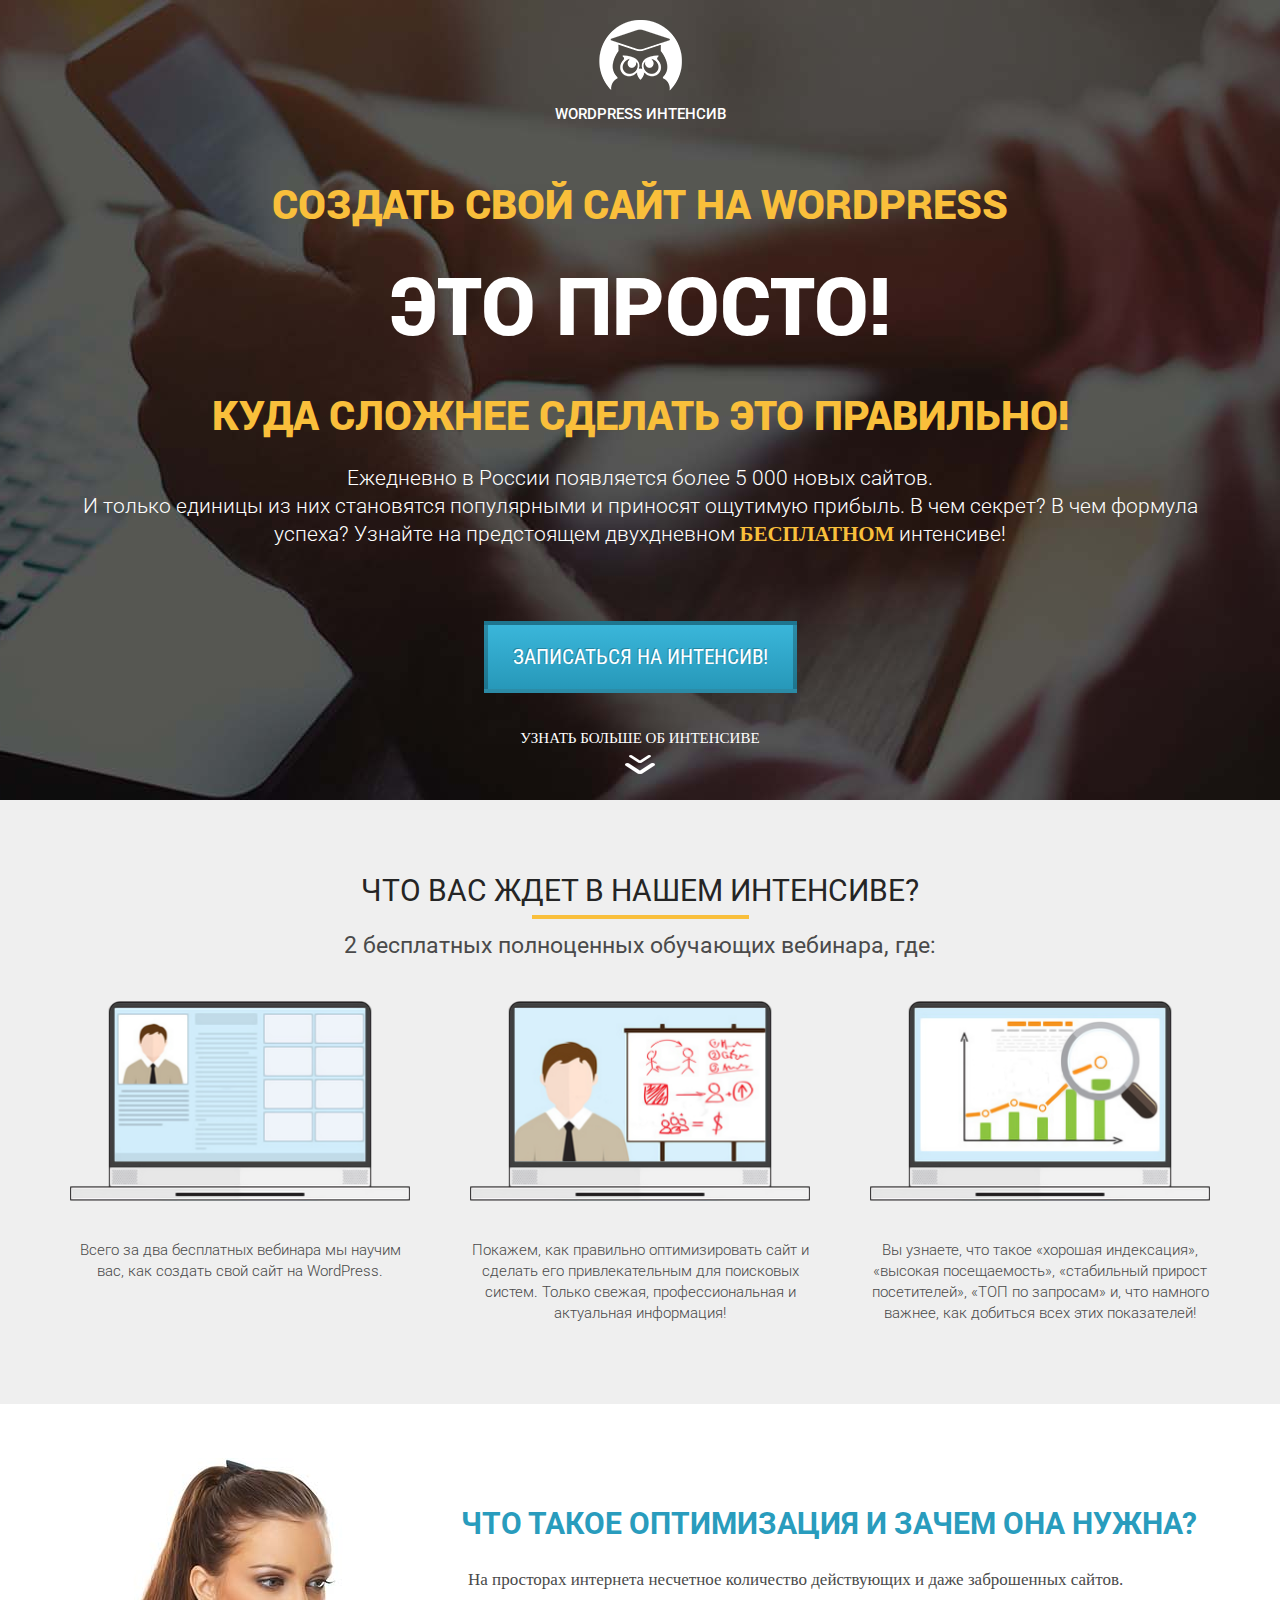
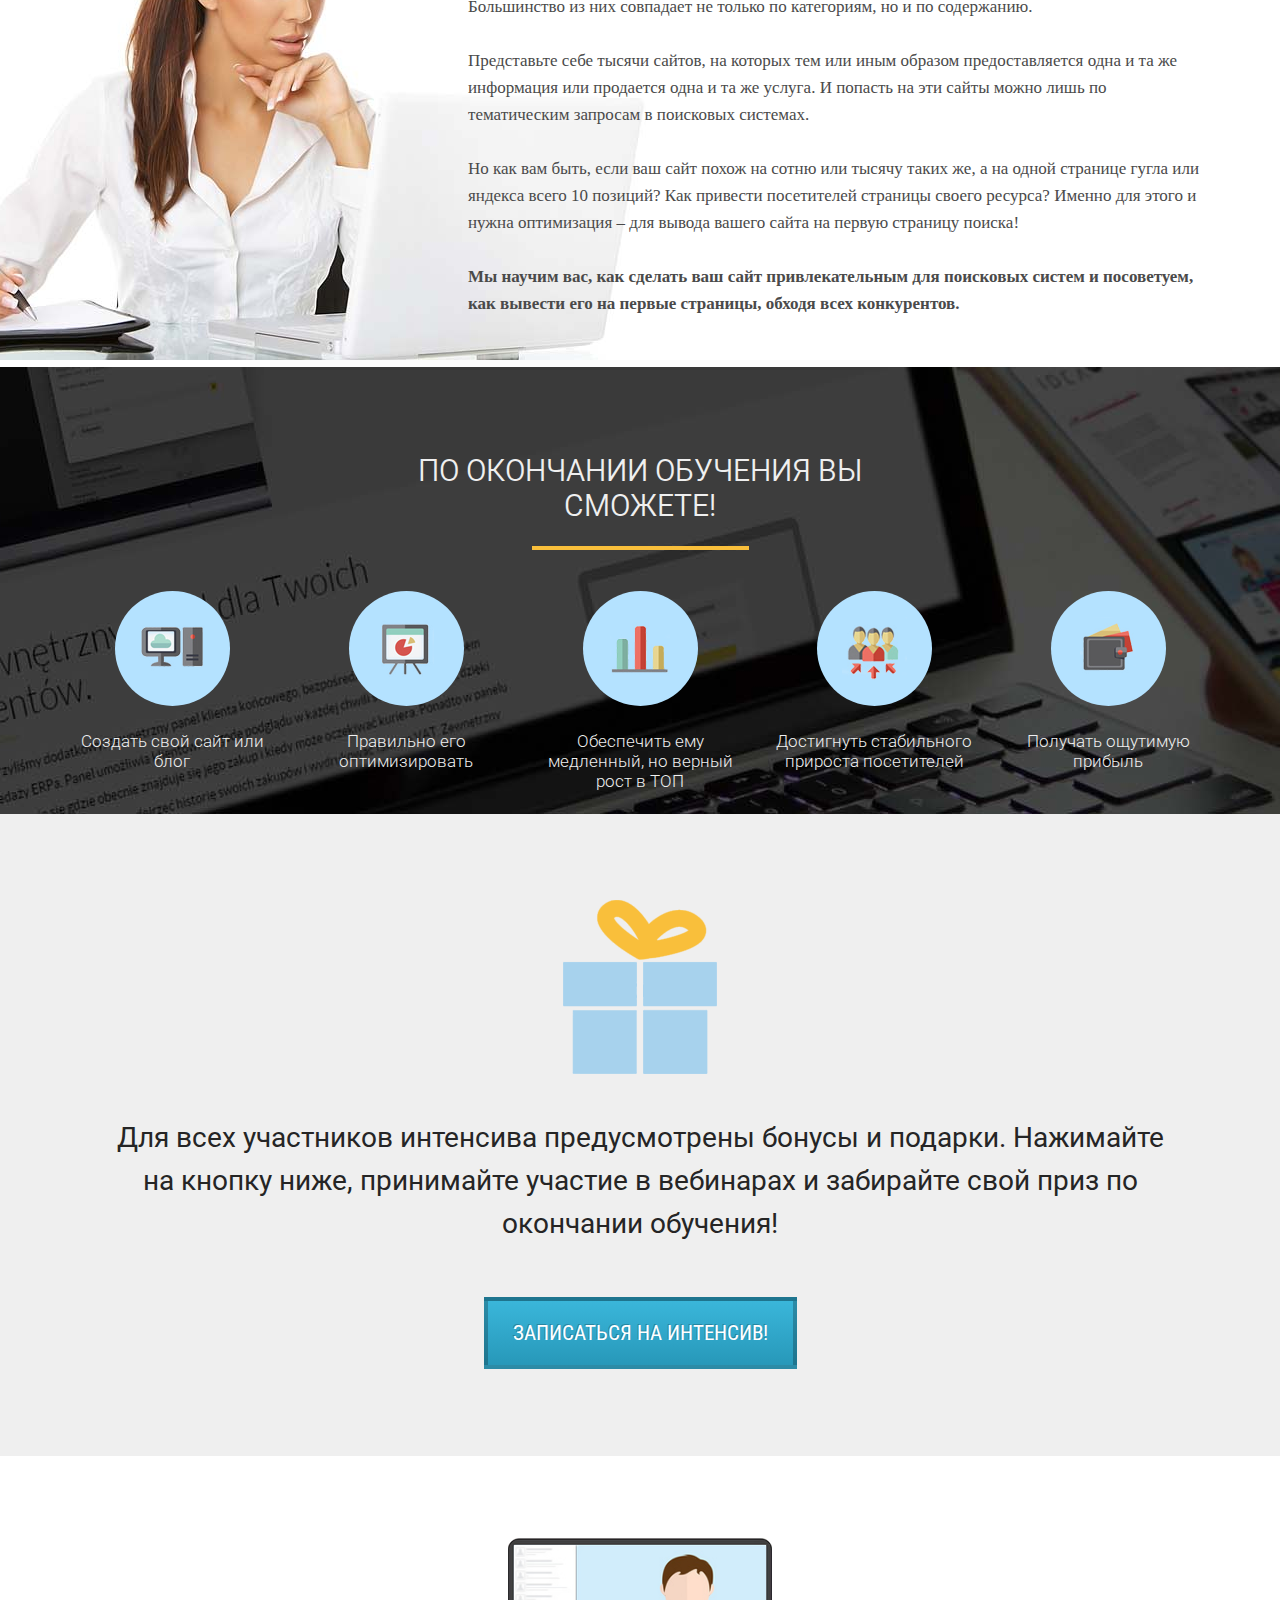
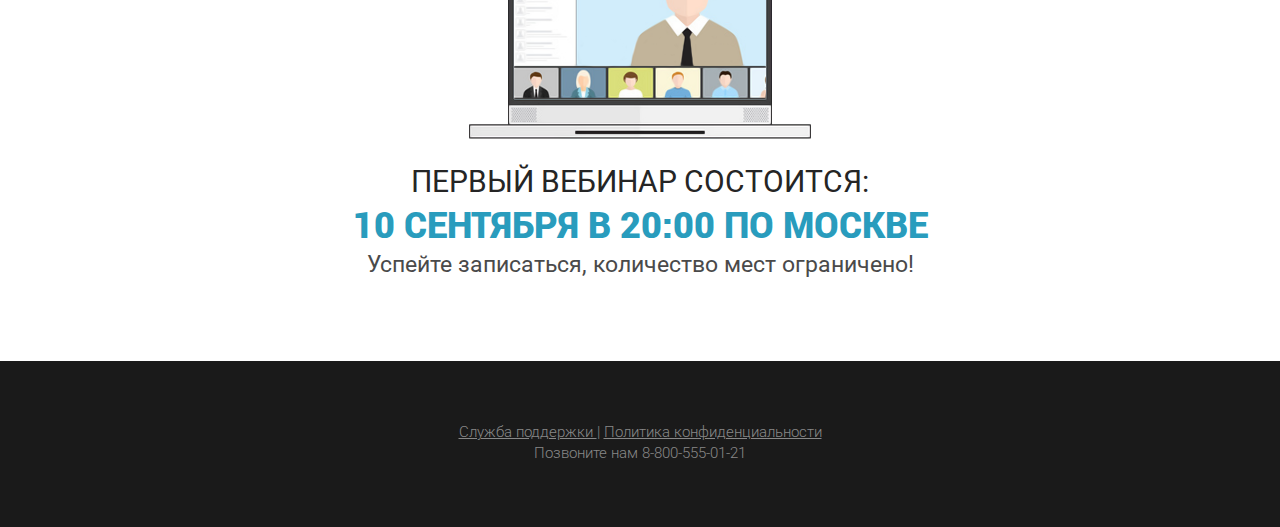
<file: index.html>
<!DOCTYPE html>
<html lang="ru">
  <head>
    <meta charset="UTF-8" />
    <meta http-equiv="X-UA-Compatible" content="IE=edge" />
    <meta name="viewport" content="width=device-width, initial-scale=1.0" />
    <link rel="stylesheet" href="style.css" />
    <meta name="description" content="WordPress интенсив" />
    <link rel="icon" href="icons/ico.ico" />
    <link rel="preconnect" href="https://fonts.googleapis.com" />
    <link rel="preconnect" href="https://fonts.gstatic.com" crossorigin />
    <link
      href="https://fonts.googleapis.com/css2?family=Roboto+Condensed&family=Roboto:wght@100;400&display=swap"
      rel="stylesheet"
    />
    <title>WordPress интенсив</title>
  </head>
  <body>
    <section class="firstpage">
      <div class="container">
        <div class="logo">
          <img src="icons/logo.png" alt="logo" class="logo_img" />
          <div class="logo_text">WordPress интенсив</div>
        </div>

        <h1 class="title">Создать свой сайт на WordPress</h1>
        <div class="simple">
          <h2 class="title_big">это просто!</h2>
          <div class="line"></div>
        </div>
        <h2 class="title">Куда сложнее сделать это правильно!</h2>
        <div class="firstpage_text">
          Ежедневно в России появляется более 5 000 новых сайтов. <br />
          И только единицы из них становятся популярными и приносят ощутимую
          прибыль. В чем секрет? В чем формула успеха? Узнайте на предстоящем
          двухдневном <span class="free">БЕСПЛАТНОМ</span> интенсиве!
        </div>
        <button class="firstpage_btn">Записаться на интенсив!</button>

        <div class="more">
          <div class="more_text">узнать больше об интенсиве</div>
          <img class="more_img" src="icons/more.png" alt="more" />
        </div>
      </div>
    </section>
    <section class="waiting">
      <div class="container">
        <h2 class="waiting_header">Что вас ждет в нашем интенсиве?</h2>
        <div class="waiting_divider"></div>
        <!-- надо заполнить -->
        <div class="waiting_subheader">
          2 бесплатных полноценных обучающих вебинара, где:
        </div>

        <div class="waiting_wrapper">
          <div class="waiting_items">
            <img src="icons/Layer12.png" alt="waitingimg" class="waiting_img" />
            <div class="waiting_description">
              Всего за два бесплатных вебинара мы научим вас, как создать свой
              сайт на WordPress.
            </div>
          </div>
          <div class="waiting_items">
            <img src="icons/Layer10.png" alt="waitingimg" class="waiting_img" />
            <div class="waiting_description">
              Покажем, как правильно оптимизировать сайт и сделать его
              привлекательным для поисковых систем. Только свежая,
              профессиональная и актуальная информация!
            </div>
          </div>
          <div class="waiting_items">
            <img src="icons/Layer7.png" alt="waitingimg" class="waiting_img" />
            <div class="waiting_description">
              Вы узнаете, что такое «хорошая индексация», «высокая
              посещаемость», «стабильный прирост посетителей», «ТОП по запросам»
              и, что намного важнее, как добиться всех этих показателей!
            </div>
          </div>
        </div>
      </div>
    </section>
    <section class="optimisation">
      <div class="container">
        <h2 class="optimisation_header">
          Что такое оптимизация и зачем она нужна?
        </h2>
        <div class="optimisation_text">
          На просторах интернета несчетное количество действующих и даже
          заброшенных сайтов. Большинство из них совпадает не только по
          категориям, но и по содержанию. <br /><br />
          Представьте себе тысячи сайтов, на которых тем или иным образом
          предоставляется одна и та же информация или продается одна и та же
          услуга. И попасть на эти сайты можно лишь по тематическим запросам в
          поисковых системах. <br /><br />
          Но как вам быть, если ваш сайт похож на сотню или тысячу таких же, а
          на одной странице гугла или яндекса всего 10 позиций? Как привести
          посетителей страницы своего ресурса? Именно для этого и нужна
          оптимизация – для вывода вашего сайта на первую страницу поиска!
          <br /><br />
          <span
            >Мы научим вас, как сделать ваш сайт привлекательным для поисковых
            систем и посоветуем, как вывести его на первые страницы, обходя всех
            конкурентов.</span
          >
        </div>
        <img src="photos/women.jpg" alt="women" class="optimisation_women" />
      </div>
    </section>
    <section class="finish">
      <div class="container">
        <h2 class="finish_header">По окончании обучения Вы сможете!</h2>
        <div class="finish_divider"></div>
        <div class="finish_wrapper">
          <div class="finish_item">
            <div class="finish_round">
              <img src="icons/finish1.png" alt="1" class="finish_icon" />
            </div>
            <div class="finish_descr">Создать свой сайт или блог</div>
          </div>
          <div class="finish_item">
            <div class="finish_round">
              <img src="icons/finish2.png" alt="2" class="finish_icon" />
            </div>
            <div class="finish_descr">Правильно его оптимизировать</div>
          </div>
          <div class="finish_item">
            <div class="finish_round">
              <img src="icons/finish3.png" alt="3" class="finish_icon" />
            </div>
            <div class="finish_descr">
              Обеспечить ему медленный, но верный рост в ТОП
            </div>
          </div>
          <div class="finish_item">
            <div class="finish_round">
              <img src="icons/finish4.png" alt="4" class="finish_icon" />
            </div>
            <div class="finish_descr">
              Достигнуть стабильного прироста посетителей
            </div>
          </div>
          <div class="finish_item">
            <div class="finish_round">
              <img src="icons/finish5.png" alt="5" class="finish_icon" />
            </div>
            <div class="finish_descr">Получать ощутимую прибыль</div>
          </div>
        </div>
      </div>
    </section>
    <section class="gift">
      <div class="container">
        <img src="icons/gift.png" alt="gift" class="gift_img" />
        <div class="gift_text">
          Для всех участников интенсива предусмотрены бонусы и подарки.
          Нажимайте на кнопку ниже, принимайте участие в вебинарах и забирайте
          свой приз по окончании обучения!
        </div>
        <button class="gift_button">Записаться на интенсив!</button>
      </div>
    </section>
    <section class="webinar">
      <div class="container">
        <div class="webinar_header">
          <img src="icons/lastpic.png" alt="webinarimg" class="webinar_img" />
          <div class="webinar_header_text">Первый вебинар состоится:</div>
        </div>
        <h2 class="webinar_meeting">10 сентября в 20:00 по Москве</h2>
        <div class="webinar_bottom">
          Успейте записаться, количество мест ограничено!
        </div>
      </div>
    </section>
    <footer>
      <div class="container">
        <div class="footer_text">
          <a href="https://github.com/brxtox" target="”_blank”"
            >Служба поддержки
          </a>
          |
          <a href="https://github.com/brxtox " target="”_blank”"
            >Политика конфиденциальности</a
          >
          <div class="call">Позвоните нам 8-800-555-01-21</div>
        </div>
      </div>
    </footer>
  </body>
</html>
</file>
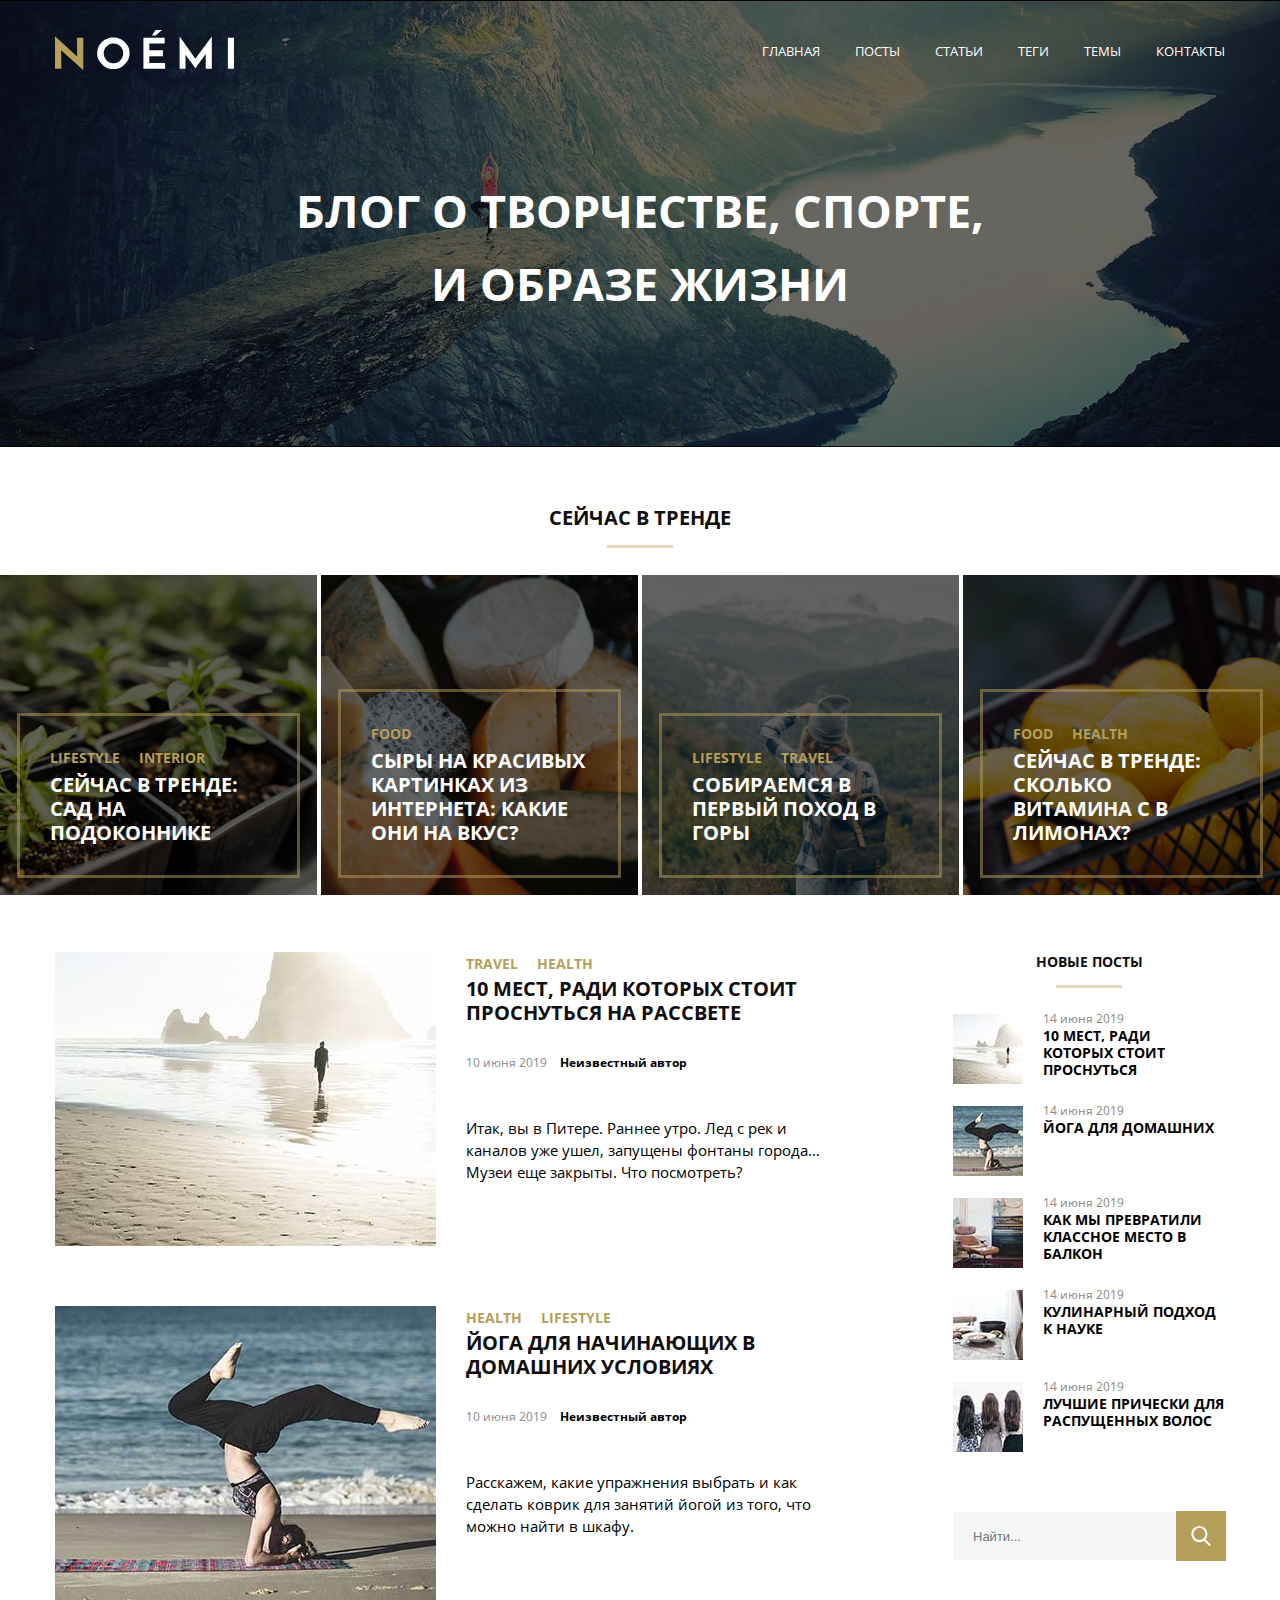
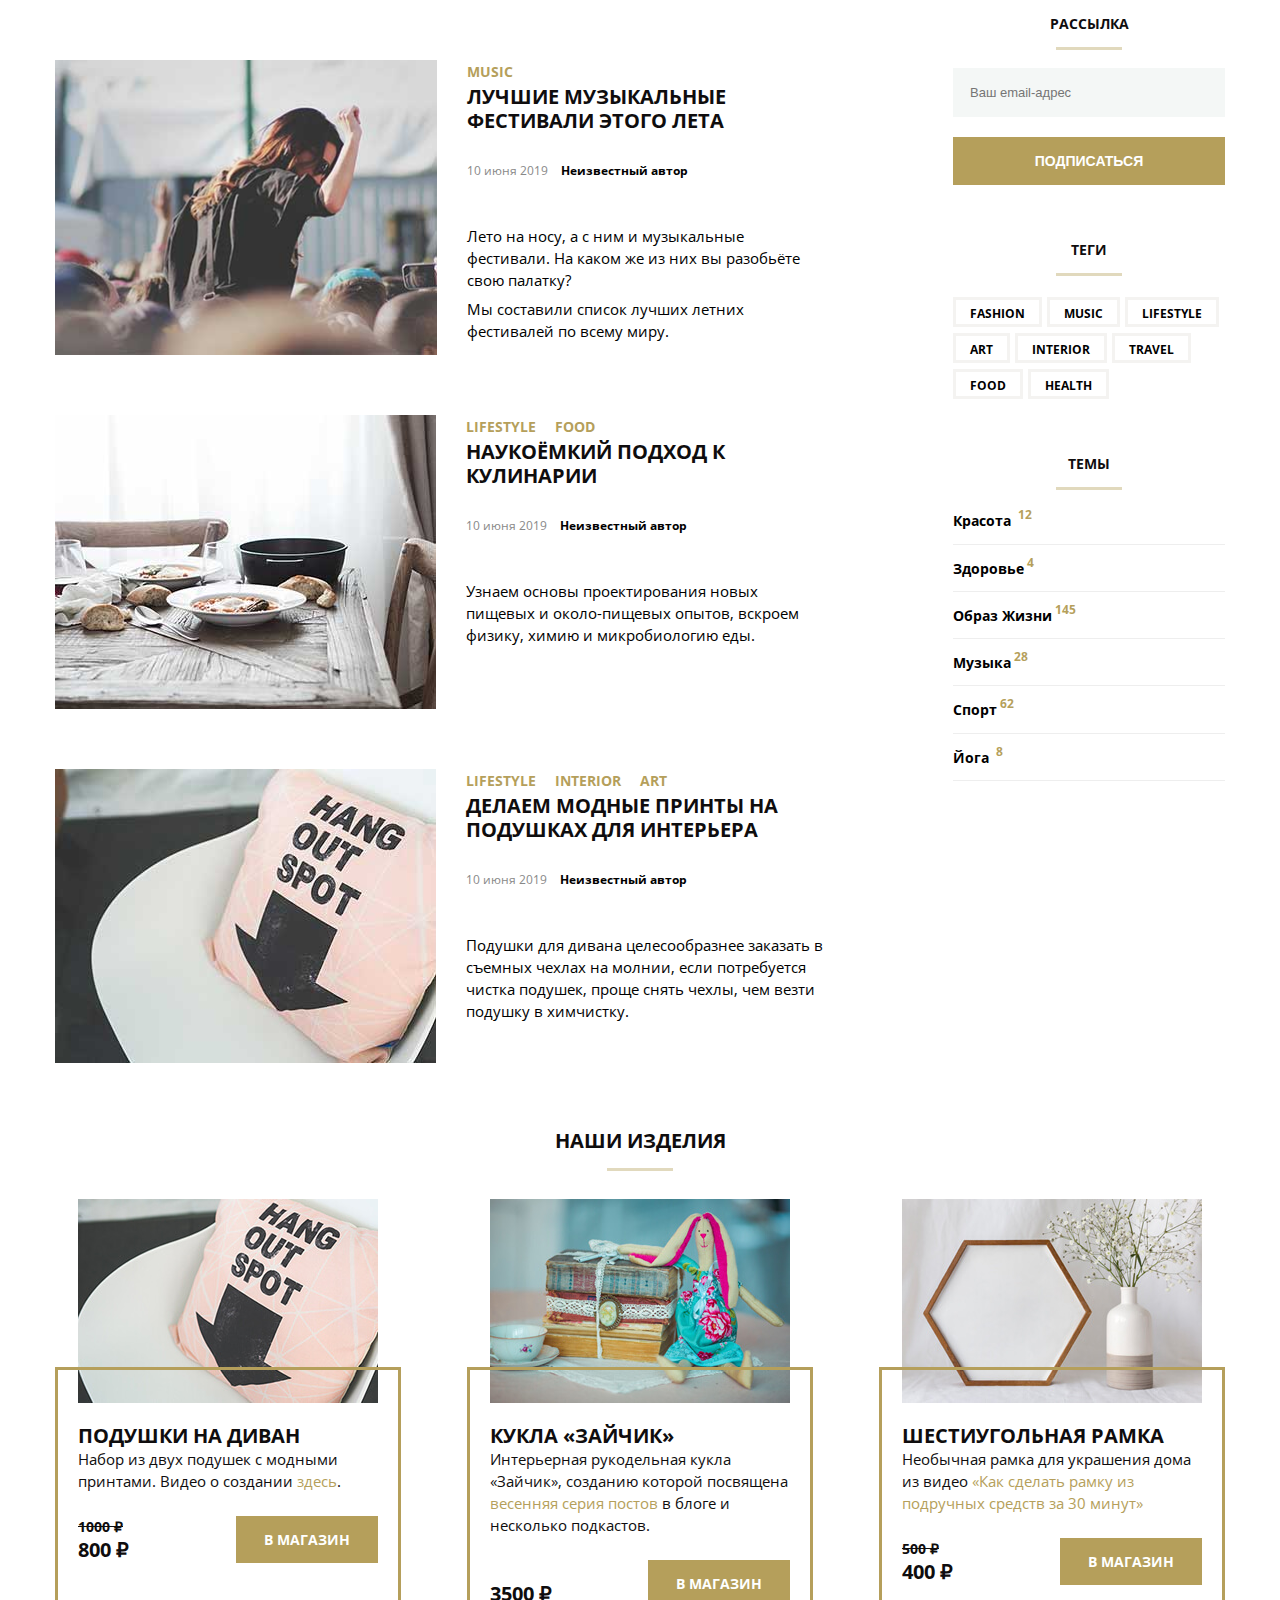
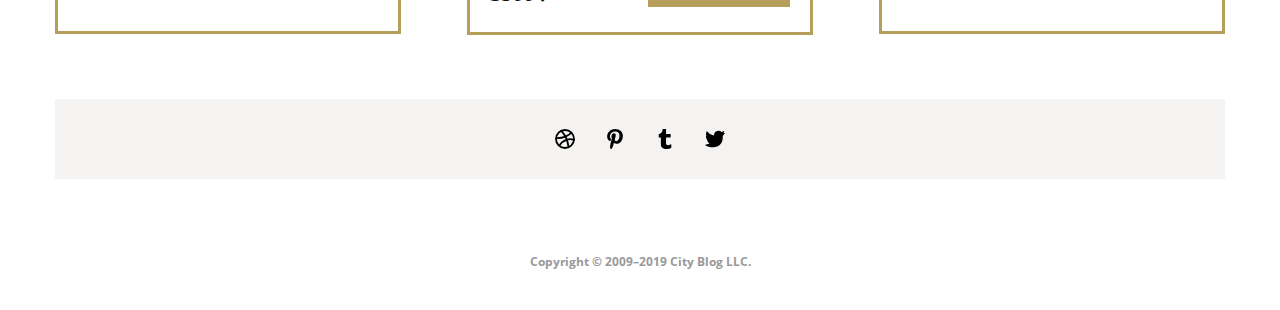
<file: mq-diplom/neomi/index.html>
<!DOCTYPE html>
<html lang="ru">
  <head>
    <meta charset="UTF-8" />
    <meta name="viewport" content="width=device-width, initial-scale=1.0" />
    <!-- <link rel="stylesheet" href="css/normalize.css" /> -->
    <link rel="stylesheet" href="css/fonts.css" />
    <link rel="stylesheet" href="css/style.css" />
    <title>Noemi Mq-diplom</title>
  </head>
  <body>
    <header class="header mask" id="header">
      <div class="container">
        <div class="header__inner">
          <a class="header__logo" href="#"
            ><img
              class="header__logo-image"
              src="svg/noemi-logo.svg"
              alt="neomi логотип"
          /></a>
          <nav class="header__menu">
            <ul class="header__menu-list">
              <li class="header__menu-item">
                <a class="header__menu-link" href="#header">главная</a>
              </li>
              <li class="header__menu-item">
                <a class="header__menu-link" href="#posts">посты</a>
              </li>
              <li class="header__menu-item">
                <a class="header__menu-link" href="#new-posts">статьи</a>
              </li>
              <li class="header__menu-item">
                <a class="header__menu-link" href="#tags">теги</a>
              </li>
              <li class="header__menu-item">
                <a class="header__menu-link" href="#topics">темы</a>
              </li>
              <li class="header__menu-item">
                <a class="header__menu-link" href="#email">контакты</a>
              </li>
            </ul>
            <div class="header__burger"></div>
          </nav>
        </div>
        <h1 class="header__title title">
          Блог о творчестве, спорте, и образе жизни
        </h1>
      </div>
    </header>
    <aside class="trends">
      <section class="trending">
        <h2 class="title title-trends title--divider">Сейчас в тренде</h2>
        <div class="trending-wrapper">
          <article class="trend trend-1 mask">
            <div class="trend__content">
              <ul class="tags--list">
                <li class="tag--item">
                  <a href="#" class="tag--link">lifestyle</a>
                </li>
                <li class="tag--item">
                  <a href="#" class="tag--link">interior</a>
                </li>
              </ul>
              <h3 class="tags--title trend-tag--title">
                <a href="#" class="tag--title-link"
                  >Сейчас в тренде: сад на подоконнике</a
                >
              </h3>
            </div>
          </article>
          <article class="trend trend-2 mask">
            <div class="trend__content">
              <ul class="tags--list">
                <li class="tag--item">
                  <a href="#" class="tag--link">food</a>
                </li>
              </ul>
              <h3 class="tags--title trend-tag--title">
                <a href="#" class="tag--title-link"
                  >сыры на красивых картинках из интернета: какие они на
                  вкус?</a
                >
              </h3>
            </div>
          </article>
          <article class="trend trend-3 mask">
            <div class="trend__content">
              <ul class="tags--list">
                <li class="tag--item">
                  <a href="#" class="tag--link">lifestyle</a>
                </li>
                <li class="tag--item">
                  <a href="#" class="tag--link">travel</a>
                </li>
              </ul>
              <h3 class="tags--title trend-tag--title">
                <a href="#" class="tag--title-link"
                  >СОБИРАЕМСЯ В ПЕРВЫЙ ПОХОД В ГОРЫ</a
                >
              </h3>
            </div>
          </article>
          <article class="trend trend-4 mask">
            <div class="trend__content">
              <ul class="tags--list">
                <li class="tag--item">
                  <a href="#" class="tag--link">food</a>
                </li>
                <li class="tag--item">
                  <a href="#" class="tag--link">health</a>
                </li>
              </ul>
              <h3 class="tags--title trend-tag--title">
                <a href="#" class="tag--title-link"
                  >Сейчас в тренде: сКОЛЬКО ВИТАМИНА c В ЛИМОНАХ?</a
                >
              </h3>
            </div>
          </article>
        </div>
      </section>
    </aside>
    <div class="container">
      <div class="blog">
        <main class="posts" id="posts">
          <article class="post">
            <img
              class="post-image"
              src="images/posts/last-post1.jpg"
              alt="post image"
            />
            <div class="post-content">
              <ul class="tags--list">
                <li class="tag--item">
                  <a href="#" class="tag--link">travel</a>
                </li>
                <li class="tag--item">
                  <a href="#" class="tag--link">health</a>
                </li>
              </ul>
              <h3 class="tags--title post-tags--title">
                <a href="#" class="tag--title-link"
                  >10 мест, ради которых стоит проснуться на рассвете</a
                >
              </h3>
              <p class="post-content_author">
                <time class="time" datetime="2019-06-10">10 июня 2019</time>
                <span class="author">Неизвестный автор</span>
              </p>
              <div class="post-content_desc">
                <p>
                  Итак, вы в Питере. Раннее утро. Лед с рек и каналов уже ушел,
                  запущены фонтаны города… Музеи еще закрыты. Что посмотреть?
                </p>
              </div>
            </div>
          </article>
          <article class="post">
            <img
              class="post-image"
              src="images/posts/last-post2.jpg"
              alt="post image"
            />
            <div class="post-content">
              <ul class="tags--list">
                <li class="tag--item">
                  <a href="#" class="tag--link">health</a>
                </li>
                <li class="tag--item">
                  <a href="#" class="tag--link">lifestyle</a>
                </li>
              </ul>
              <h3 class="tags--title post-tags--title">
                <a href="#" class="tag--title-link"
                  >ЙОга для начинающих в домашних условиях</a
                >
              </h3>
              <p class="post-content_author">
                <time class="time" datetime="2019-06-10">10 июня 2019</time>
                <span class="author">Неизвестный автор</span>
              </p>
              <div class="post-content_desc">
                <p>
                  Расскажем, какие упражнения выбрать и как сделать коврик для
                  занятий йогой из того, что можно найти в шкафу.
                </p>
              </div>
            </div>
          </article>
          <article class="post">
            <img
              class="post-image"
              src="images/posts/last-post3.jpg"
              alt="post image"
            />
            <div class="post-content">
              <ul class="tags--list">
                <li class="tag--item">
                  <a href="#" class="tag--link">music</a>
                </li>
              </ul>
              <h3 class="tags--title post-tags--title">
                <a href="#" class="tag--title-link"
                  >Лучшие музыкальные фестивали этого лета</a
                >
              </h3>
              <p class="post-content_author">
                <time class="time" datetime="2019-06-10">10 июня 2019</time>
                <span class="author">Неизвестный автор</span>
              </p>
              <div class="test">
                <div class="post-content_desc">
                  <p>
                    Лето на носу, а с ним и музыкальные фестивали. На каком же
                    из них вы разобьёте свою палатку?
                  </p>
                  <p>
                    Мы составили список лучших летних фестивалей по всему миру.
                  </p>
                </div>
              </div>
            </div>
          </article>
          <article class="post">
            <img
              class="post-image"
              src="images/posts/last-post4.jpg"
              alt="post image"
            />
            <div class="post-content">
              <ul class="tags--list">
                <li class="tag--item">
                  <a href="#" class="tag--link">lifestyle</a>
                </li>
                <li class="tag--item">
                  <a href="#" class="tag--link">food</a>
                </li>
              </ul>
              <h3 class="tags--title post-tags--title">
                <a href="#" class="tag--title-link"
                  >Наукоёмкий подход к кулинарии</a
                >
              </h3>
              <p class="post-content_author">
                <time class="time" datetime="2019-06-10">10 июня 2019</time>
                <span class="author">Неизвестный автор</span>
              </p>
              <div class="post-content_desc">
                <p>
                  Узнаем основы проектирования новых пищевых и около-пищевых
                  опытов, вскроем физику, химию и микробиологию еды.
                </p>
              </div>
            </div>
          </article>
          <article class="post">
            <img
              class="post-image"
              src="images/posts/last-post5.jpg"
              alt="post image"
            />
            <div class="post-content">
              <ul class="tags--list">
                <li class="tag--item">
                  <a href="#" class="tag--link">lifestyle</a>
                </li>
                <li class="tag--item">
                  <a href="#" class="tag--link">interior</a>
                </li>
                <li class="tag--item">
                  <a href="#" class="tag--link">art</a>
                </li>
              </ul>
              <h3 class="tags--title post-tags--title">
                <a href="#" class="tag--title-link"
                  >делаем модные принты на подушках для интерьера</a
                >
              </h3>
              <p class="post-content_author">
                <time class="time" datetime="2019-06-10">10 июня 2019</time>
                <span class="author">Неизвестный автор</span>
              </p>
              <div class="post-content_desc">
                <p>
                  Подушки для дивана целесообразнее заказать в съемных чехлах на
                  молнии, если потребуется чистка подушек, проще снять чехлы,
                  чем везти подушку в химчистку.
                </p>
              </div>
            </div>
          </article>
        </main>
        <aside class="side">
          <section class="new-posts" id="new-posts">
            <h2 class="title title--divider">Новые посты</h2>
            <div class="new-posts-articles">
              <article class="new-post">
                <img
                  src="images/new-posts/new-post1.jpg"
                  alt="newpostimg"
                  class="new-post_img"
                />
                <div class="new-post_content">
                  <time class="new-post_time" datetime="2019-06-14"
                    >14 июня 2019</time
                  >
                  <h4 class="new-post-content_title">
                    <a class="new-post-content_title_link" href="#0"
                      >10 мест, ради которых стоит проснуться</a
                    >
                  </h4>
                </div>
              </article>
              <article class="new-post">
                <img
                  src="images/new-posts/new-post2.jpg"
                  alt="newpostimg"
                  class="new-post_img"
                />
                <div class="new-post_content">
                  <time class="new-post_time" datetime="2019-06-14"
                    >14 июня 2019</time
                  >
                  <h4 class="new-post-content_title">
                    <a class="new-post-content_title_link" href="#0"
                      >Йога для домашних</a
                    >
                  </h4>
                </div>
              </article>
              <article class="new-post">
                <img
                  src="images/new-posts/new-post3.jpg"
                  alt="newpostimg"
                  class="new-post_img"
                />
                <div class="new-post_content">
                  <time class="new-post_time" datetime="2019-06-14"
                    >14 июня 2019</time
                  >
                  <h4 class="new-post-content_title">
                    <a class="new-post-content_title_link" href="#0"
                      >как мы превратили классное место в балкон
                    </a>
                  </h4>
                </div>
              </article>
              <article class="new-post">
                <img
                  src="images/new-posts/new-post4.jpg"
                  alt="newpostimg"
                  class="new-post_img"
                />
                <div class="new-post_content">
                  <time class="new-post_time" datetime="2019-06-14"
                    >14 июня 2019</time
                  >
                  <h4 class="new-post-content_title">
                    <a class="new-post-content_title_link" href="#0"
                      >Кулинарный подход к науке</a
                    >
                  </h4>
                </div>
              </article>
              <article class="new-post">
                <img
                  src="images/new-posts/new-post5.jpg"
                  alt="newpostimg"
                  class="new-post_img"
                />
                <div class="new-post_content">
                  <time class="new-post_time" datetime="2019-06-14"
                    >14 июня 2019</time
                  >
                  <h4 class="new-post-content_title">
                    <a class="new-post-content_title_link" href="#0"
                      >лучшие прически для распущенных волос
                    </a>
                  </h4>
                </div>
              </article>
            </div>
            <div class="new-post_search">
              <form class="search">
                <label class="search-group">
                  <span class="search-hint visually-hidden"> Поле поиска</span>
                  <input
                    class="search-field"
                    type="search"
                    placeholder="Найти..."
                    required
                  />
                </label>
                <button class="search-button">
                  <span class="visually-hidden"> кнопка поиска</span>
                </button>
              </form>
            </div>
          </section>
          <section class="email" id="email">
            <h3 class="title title--divider">Рассылка</h3>
            <div class="email-form">
              <form class="emaill">
                <label class="email-group">
                  <span class="email-hint visually-hidden">
                    Ваш email-адрес</span
                  >
                  <input
                    class="email-field"
                    type="email"
                    placeholder="Ваш email-адрес"
                    required
                  />
                </label>
                <button class="subscribe-button">
                  <span class="subscribe-text"> Подписаться</span>
                </button>
              </form>
            </div>
          </section>
          <section class="tags" id="tags">
            <h2 class="title title--divider">Теги</h2>
            <div class="tags-group">
              <ul class="tags-list">
                <li class="tag-item">
                  <a class="tag-link" href="#0">Fashion</a>
                </li>
                <li class="tag-item">
                  <a class="tag-link" href="#0">MuSiC</a>
                </li>
                <li class="tag-item">
                  <a class="tag-link" href="#0">Lifestyle</a>
                </li>
                <li class="tag-item"><a class="tag-link" href="#0">ART</a></li>
                <li class="tag-item">
                  <a class="tag-link" href="#0">Interior</a>
                </li>
                <li class="tag-item">
                  <a class="tag-link" href="#0">travel</a>
                </li>
                <li class="tag-item"><a class="tag-link" href="#0">FOOD</a></li>
                <li class="tag-item">
                  <a class="tag-link" href="#0">health</a>
                </li>
              </ul>
            </div>
          </section>
          <section class="topics" id="topics">
            <h2 class="title title--divider">Темы</h2>
            <div class="topics-group">
              <ul class="topics-list">
                <li class="topic-item">
                  <a class="topic-link" href="#0">Красота</a>
                  <span class="sup">12</span>
                </li>
                <li class="topic-item">
                  <a class="topic-link" href="#0">Здоровье</a
                  ><span class="sup">4</span>
                </li>
                <li class="topic-item">
                  <a class="topic-link" href="#0">Образ жизни</a
                  ><span class="sup">145</span>
                </li>
                <li class="topic-item">
                  <a class="topic-link" href="#0">Музыка</a
                  ><span class="sup">28</span>
                </li>
                <li class="topic-item">
                  <a class="topic-link" href="#0">Спорт</a
                  ><span class="sup">62</span>
                </li>
                <li class="topic-item">
                  <a class="topic-link" href="#0">Йога</a>
                  <span class="sup">8</span>
                </li>
              </ul>
            </div>
          </section>
        </aside>
      </div>
      <section class="our-products">
        <h2 class="title title-our-products title--divider">Наши изделия</h2>
        <div class="products">
          <article class="product">
            <picture>
              <source
                srcset="images/our-products/shop-item-mobile1.jpg"
                media="(max-width: 640px)"
              />
              <source
                srcset="images/our-products/shop-item-tablet1.jpg"
                media="(max-width: 1199px)"
              />
              <source
                srcset="images/our-products/shop-item-desk1.jpg"
                media="(min-width: 1200px)"
              />
              <img
                class="product__img"
                src="images/our-products/shop-item-desk1.jpg"
                alt="подушка на диван"
              />
            </picture>
            <div class="product__content">
              <h3 class="product__title tags--title">Подушки на диван</h3>
              <div class="product__desc">
                <p>
                  Набор из двух подушек с модными принтами. Видео о создании
                  <a class="product__desc-link" href="#0">здесь</a>.
                </p>
              </div>
              <footer class="product__footer">
                <div class="product__prices">
                  <span class="product__price product__price_old">
                    <span class="product__price-value">1000</span>
                    <span class="product__rub">₽</span>
                  </span>
                  <span class="product__price">
                    <span class="product__price-value">800</span>
                    <span class="product__rub">₽</span>
                  </span>
                </div>
                <a href="#0" class="product__store-link">В магазин</a>
              </footer>
            </div>
          </article>
          <article class="product">
            <picture>
              <source
                srcset="images/our-products/shop-item-mobile2.jpg"
                media="(max-width:640px)"
              />
              <source
                srcset="images/our-products/shop-item-tablet2.jpg"
                media="(max-width: 1199px)"
              />
              <source
                srcset="images/our-products/shop-item-desk2.jpg"
                media="(min-width: 1200px)"
              />
              <img
                class="product__img"
                src="images/our-products/shop-item-desk2.jpg"
                alt="Кукла &laquo;Зайчик&raquo;"
              />
            </picture>
            <div class="product__content">
              <h3 class="product__title tags--title">
                Кукла &laquo;Зайчик&raquo;
              </h3>
              <div class="product__desc">
                <p>
                  Интерьерная рукодельная кукла &laquo;Зайчик&raquo;, созданию
                  которой посвящена
                  <a class="product__desc-link" href="#0"
                    >весенняя серия постов</a
                  >
                  в блоге и несколько подкастов.
                </p>
              </div>
              <footer class="product__footer">
                <div class="product__prices">
                  <span class="product__price">
                    <span class="product__price-value">3500</span>
                    <span class="product__rub">₽</span>
                  </span>
                </div>
                <a href="#0" class="product__store-link">В магазин</a>
              </footer>
            </div>
          </article>
          <article class="product">
            <picture>
              <source
                srcset="images/our-products/shop-item-mobile3.jpg"
                media="(max-width: 640px)"
              />
              <source
                srcset="images/our-products/shop-item-tablet3.jpg"
                media="(max-width: 1199px)"
              />
              <source
                srcset="images/our-products/shop-item-desk3.jpg"
                media="(min-width: 1200px)"
              />
              <img
                class="product__img"
                src="images/our-products/shop-item-desk3.jpg"
                alt="Шестиугольная рамка"
              />
            </picture>
            <div class="product__content">
              <h3 class="product__title tags--title">Шестиугольная рамка</h3>
              <div class="product__desc">
                <p>
                  Необычная рамка для украшения дома из видео
                  <a class="product__desc-link" href="#0"
                    >&laquo;Как сделать рамку из подручных средств за 30
                    минут&raquo;</a
                  >
                </p>
              </div>
              <footer class="product__footer">
                <div class="product__prices">
                  <span class="product__price product__price_old">
                    <span class="product__price-value">500</span>
                    <span class="product__rub">₽</span>
                  </span>
                  <span class="product__price">
                    <span class="product__price-value">400</span>
                    <span class="product__rub">₽</span>
                  </span>
                </div>
                <a href="#0" class="product__store-link">В магазин</a>
              </footer>
            </div>
          </article>
        </div>
      </section>
      <footer class="footer">
        <div class="socials-group">
          <ul class="socials-list">
            <li class="socials-item">
              <a class="social-icon social-icondribble" href="#0"
                ><span class="visually-hidden"> dribble</span></a
              >
            </li>
            <li class="socials-item">
              <a class="social-icon social-iconprinterest" href="#0"
                ><span class="visually-hidden"> printerest</span></a
              >
            </li>
            <li class="socials-item">
              <a class="social-icon social-icontrumble" href="#0"
                ><span class="visually-hidden"> trumble</span></a
              >
            </li>
            <li class="socials-item">
              <a class="social-icon social-icontwitter" href="#0"
                ><span class="visually-hidden"> twitter</span></a
              >
            </li>
          </ul>
        </div>
        <a class="copyright" href="#0">
          <small class="copyright-text"
            >Copyright &copy; 2009–2019 City Blog LLC.
          </small></a
        >
      </footer>
    </div>
    <div class="popup _hidden">
      <div class="popup-content">
        <span class="popup-close"></span>
        <h2 class="title title-popup title--divider">Ваш ФИДБЕк</h2>
        <form class="popup-form">
          <div class="form-row">
            <label class="select-group">
              <span class="form-hint"> Как часто вы заходите на сайт? </span>
              <select class="select outline">
                <option selected>Почти каждый день</option>
                <option>Раз в несколько дней</option>
                <option>Раз в несколько недель</option>
                <option>Несколько раз в год</option>
              </select>
            </label>
          </div>
          <div class="form-row">
            <span class="form-hint">Вы подписаны на e-mail рассылку?</span>
            <label class="radio-group">
              <input type="radio" class="radio" name="radio-group" checked />
              <span class="radio-group-text">Да</span>
            </label>
            <label class="radio-group">
              <input type="radio" class="radio" name="radio-group" />
              <span class="radio-group-text">Нет</span>
            </label>
          </div>
          <div class="form-row">
            <label class="textarea-group" for="textarea">
              <span class="form-hint"
                >Расскажите, какой контент вы хотели бы видеть на нашем сайте?
              </span>
            </label>
            <textarea
              class="textarea outline"
              name="textarea"
              id="textarea"
              placeholder="Может, больше рецептов?"
            ></textarea>
          </div>
          <div class="form-row">
            <button class="button button-send subscribe-button">
              Отправить
            </button>
          </div>
        </form>
      </div>
    </div>
  </body>
</html>
</file>
<file: style.css>
@font-face {
  font-family: "Roboto - Black";
  src: url(fonts/Roboto-Black.ttf);
}
* {
  padding: 0px;
  margin: 0px;
  box-sizing: border-box;
}
.container {
  width: 1140px;
  position: relative; /* so we can move women image ( img gonna be absolute) and relative wont affect other things  */
  margin: 0 auto;

  /* height: 5000px; */
}
.firstpage {
  background-image: url("bg/firstbg.jpg");
  background-position: center center;
  background-repeat: no-repeat;
  background-size: cover;
  height: 800px;
  /* padding-top: 39px; */
  padding-bottom: 62px;
}
.logo .logo_img {
  display: block;
  margin: 0px auto;
  /* margin-top: 39px; */
  padding-top: 20px;
}
.logo .logo_text {
  color: #ffffff;
  font-family: Roboto;
  font-size: 15px;
  font-weight: 500;
  /* line-height: 24px; */
  text-transform: uppercase;
  text-align: center;
  margin-top: 14px;
}
h1 {
  margin-top: 53px;
}

.title {
  color: #f9bf3b;
  font-family: "Roboto - Black";
  font-size: 41px;
  font-weight: 400;
  /* line-height: 24px; */
  text-align: center;
  text-transform: uppercase;
}
h2.title {
  margin-top: 30px;
}
.simple .title_big {
  color: #ffffff;
  font-family: "Roboto - Black";
  font-size: 80px;
  font-weight: 400;
  text-align: center;
  text-transform: uppercase;
  margin-top: 21px;
}
.firstpage .firstpage_text span.free {
  color: #f9bf3b;
  font-family: "Roboto - Bold";
  font-weight: 700;
}
.firstpage .firstpage_text {
  color: #ffffff;
  font-family: Roboto;
  font-size: 21px;
  font-weight: 300;
  line-height: 28px;
  text-align: center;
  margin-top: 23px;
}
.firstpage .firstpage_btn {
  display: block;
  margin: 0 auto;
  margin-top: 73px;
  width: 313px;
  height: 72px;
  box-shadow: inset 0 0 0 rgba(0, 0, 0, 0.18);
  border: 4px solid rgba(0, 0, 0, 0.23);
  background-image: linear-gradient(to top, #2798b9 0%, #3ab6da 100%);
  text-shadow: -1px -1px 0 rgba(0, 0, 0, 0.22);
  color: #ffffff;
  font-family: "Roboto Condensed", sans-serif;
  font-size: 21px;
  font-weight: 400;
  line-height: 24px;
  text-transform: uppercase;
  cursor: pointer;
}

.more_img {
  display: block;
  margin: 0 auto;
  margin-top: 5px;
}
div.more_text {
  color: #ffffff;
  font-family: "Roboto - Thin";
  font-size: 15px;
  font-weight: 400;
  font-style: normal;
  letter-spacing: normal;
  line-height: 24px;
  text-align: center;
  text-transform: uppercase;
  margin-top: 33px;
}
.waiting {
  background-color: #efefef;
  min-height: 604px; /* we use min-height to  use it  in the future, if you add  text so the height gonna  increase  */
  padding: 85px 0px 75px 0px;
}
h2.waiting_header {
  color: #252525;
  font-family: Roboto;
  font-size: 30px;
  font-weight: 400;
  font-style: normal;
  letter-spacing: normal;
  line-height: 12px;
  text-align: center;
  text-transform: uppercase;
}

.waiting_divider {
  width: 217px;
  height: 4px;
  background-color: #f9bf3b;
  background-position: center;
  margin: 0 auto;
  margin-top: 18px;
}

.waiting_subheader {
  color: #4a4a4a;
  font-family: Roboto;
  font-size: 23px;
  font-weight: 400;
  font-style: normal;
  letter-spacing: normal;
  line-height: 20px;
  text-align: center;
  margin-top: 17px;
}
.waiting_wrapper {
  margin-top: 45px;
  display: flex;
  justify-content: space-between;
}
.waiting_items {
  /* display: inline-block;
  vertical-align: top;          bolchi nne nujni potymychta y nas flex box na verxy*/
  width: 340px;
  color: #4a4a4a;
  font-family: Roboto;
  font-size: 15px;
  font-weight: 300;
  font-style: normal;
  letter-spacing: normal;
  line-height: 21px;
  text-align: center;
  /* margin: 0px 17px; */
}
.waiting_description {
  margin-top: 33px;
}
.waiting_img {
  width: 100%;
}
.optimisation {
  min-height: 550px;
  padding: 102px 0px 50px 0px;
}
.optimisation .optimisation_header {
  margin-left: 391px;
  margin-right: 6px;
  color: #299cbd;
  font-family: "Roboto";
  font-size: 30px;
  font-weight: 700;
  text-transform: uppercase;
}
.optimisation .optimisation_text {
  color: #4a4a4a;
  font-size: 17px;
  font-weight: 300;
  line-height: 27px;
  font-family: "Roboto - Light";
  margin-left: 398px;
  margin-right: 1px;
  margin-top: 25px;
}
section.optimisation span {
  font-weight: 700;
}
section.optimisation .optimisation_women {
  position: absolute;
  top: -48px;
  left: -240px;
  z-index: -1;
  width: 868px;
  height: 502px;
}
.optimisation h2.waiting_header {
  color: #efefef;
}
.finish {
  min-height: 447px;

  background-image: url("bg/forthbg.jpg");
  background-position: center;
  background-repeat: no-repeat;
  background-size: cover;
}
h2.finish_header {
  color: #ffffff;
  padding-top: 86px;
  width: 599px;
  color: #efefef;
  font-family: Roboto;
  font-size: 30px;
  font-weight: 350;
  text-align: center;
  text-transform: uppercase;
  margin: 0 auto;
}
.finish .finish_divider {
  width: 217px;
  height: 4px;
  background-color: #f9bf3b;
  margin: 0 auto;
  margin-top: 23px;
}
.finish .finish_wrapper {
  margin-top: 41px;
  display: flex;
  justify-content: space-between;
}
.finish_item {
  width: 204px;
}
.finish .finish_wrapper .finish_item .finish_round {
  display: flex;
  justify-content: center; /* to make it to the center in ox */
  align-items: center; /* to make it to the center in oy */
  width: 115px;
  height: 115px;
  background-color: #b4e2ff;
  border-radius: 100%;
  margin: 0 auto;
}
.finish .finish_descr {
  margin-top: 25px;

  color: #efefef;
  font-family: Roboto;
  font-size: 17px;
  font-weight: 300;

  line-height: 20px;
  text-align: center;
}
section.gift {
  padding: 86px 0 87px 0;
  min-height: 628px;
  background-color: #efefef;
  background-position: center center;
  background-repeat: no-repeat;
  background-size: cover;
}
section.gift img.gift_img {
  display: block;
  margin: 0 auto;
}
.gift_text {
  color: #252525;
  font-family: Roboto;
  font-size: 28px;
  font-weight: 400px;
  line-height: 43px;
  text-align: center;
  margin: 42px;
}
.gift_button {
  display: block;
  margin: 0 auto;
  margin-top: 52px;
  width: 313px;
  height: 72px;
  box-shadow: inset 0 0 0 rgba(0, 0, 0, 0.18);
  border: 4px solid rgba(0, 0, 0, 0.23);
  background-image: linear-gradient(to top, #2798b9 0%, #3ab6da 100%);
  text-shadow: -1px -1px 0 rgba(0, 0, 0, 0.22);
  color: #ffffff;
  font-family: "Roboto Condensed", sans-serif;
  font-size: 21px;
  font-weight: 400;
  line-height: 24px;
  text-transform: uppercase;
  cursor: pointer;
}
section.webinar {
  padding: 82px 0 64px 0;
  min-height: 505px;
}

.webinar_header .webinar_img {
  display: block;
  margin: 0 auto;
}
.webinar_header div.webinar_header_text {
  display: block;
  margin: 0 auto;
  margin-top: 37px;
  color: #252525;
  font-family: Roboto;
  font-size: 30px;
  font-weight: 400;
  font-style: normal;
  letter-spacing: normal;
  line-height: 12px;
  text-align: center;
  text-transform: uppercase;
}
h2.webinar_meeting {
  color: #299cbd;
  font-family: "Roboto - Black";
  font-size: 36px;
  font-weight: 400;
  line-height: 12px;
  text-align: center;
  text-transform: uppercase;
  margin-top: 30px;
}
div.webinar_bottom {
  color: #4a4a4a;
  font-family: Roboto;
  font-size: 23px;
  font-weight: 400;
  font-style: normal;
  letter-spacing: normal;
  line-height: 20px;
  text-align: center;
  margin-top: 25px;
}
footer {
  padding: 61px 0 69px 0;
  height: 166px;
  background: #1a1a1a center center/cover;
}
.footer_text {
  color: #888888;
  font-family: Roboto;
  font-size: 15px;
  font-weight: 300;
  font-style: normal;
  letter-spacing: normal;
  line-height: 21px;
  text-align: center;
}
a {
  color: #888888;
}
@media (max-width: 1140px) {
  .container {
    max-width: 768px;
  }
}
</file>
<file: mq-diplom/neomi/css/fonts.css>
@font-face {
  font-family: OpenSans;
  src: url(../fonts/OpenSans-Regular.ttf), url(../fonts/OpenSans-Regular.woff),
    url(../fonts/OpenSans-Regular.woff2);
  font-weight: 400;
  font-style: normal;
  font-display: swap;
}
@font-face {
  font-family: OpenSans;
  src: url(../fonts/OpenSans-Bold.ttf), url(../fonts/OpenSans-Bold.woff),
    url(../fonts/OpenSans-Bold.woff2);
  font-weight: 700;
  font-style: normal;
  font-display: swap;
}
</file>
<file: mq-diplom/neomi/css/style.css>
*,
*::after,
*::before {
  box-sizing: border-box;
}

:root {
  --outline-color: #a9adb2;
  --fc-light: #ffffff;
  --title-dark: #0f0d0e;
  --divider-clr: #e1d9bd;
  --accent-color: #b59f5b;
}

body {
  margin: 0;
  padding: 0;
  font-family: "OpenSans", "Arial", sans-serif;
}

ul {
  list-style-type: none;
  padding: 0;
  margin: 0;
}

p {
  margin: 0;
  padding: 0;
}

a {
  text-decoration: none;
}

/* 
-------------------------------------reused components-------------------------------------
*/
.mask::after {
  content: "";
  position: absolute;
  top: 0;
  left: 0;
  width: 100%;
  height: 100%;
  z-index: -1;
  background-color: rgba(0, 0, 0, 0.6);
}

.visually-hidden {
  position: absolute;
  width: 1px;
  height: 1px;
  margin: -1px;
  padding: 0;
  border: 0;
  clip: rect(0, 0, 0, 0);
  overflow: hidden;
}

.title {
  margin: 0;
  text-align: center;
  font-weight: 700;
  font-size: 14px;
  text-transform: uppercase;
  color: var(--title-dark);
}

.title--divider::after {
  content: "";
  display: block;
  margin-inline: auto;
  margin-block-start: 14px;
  width: 66px;
  height: 3px;
  background: var(--divider-clr);
}

.tags--list {
  display: flex;
  gap: 19px;
}

.tag--link {
  color: var(--accent-color);
  font-size: 14px;
  font-weight: 700;
  text-transform: uppercase;
}

.tag--link:hover {
  text-decoration: underline;
}

.tags--title {
  display: inline-block;
  line-height: 24px;
  margin-block: 5px 0;
  font-size: 20px;
  font-weight: 700;
  text-transform: uppercase;
  color: var(--title-dark);
}

.tags--title:hover {
  color: var(--accent-color);
}

.tag--title-link {
  color: inherit;
}

.outline {
  border: none;
}
.outline:focus {
  outline: 1px solid #b59f5b;
  border: none;
}

/*-------------------------------------  -------------------------------------*/
.container {
  margin: 0 auto;
  max-width: 1200px;
  padding-inline: 15px;
}
/*------------------------------------- header -------------------------------------*/

.header {
  padding-block: 27px 126px;
  position: relative;
  z-index: 1;
  background: url("../images/main-bg/banner-bg.jpg") center center/cover
    no-repeat;
}

.header__inner {
  display: flex;
  justify-content: space-between;
}

.header__logo-image {
  width: 179px;
  height: 100%;
  object-fit: contain;
}

.header__menu {
  display: flex;
}
.header__menu-list {
  height: 100%;
  display: flex;
  align-items: center;
  flex-wrap: wrap;
  column-gap: 35px;
  row-gap: 5px;
}

.header__menu-link {
  color: var(--fc-light);
  font-size: 13px;
  line-height: 0px;
  font-weight: 400;
  text-transform: uppercase;
}

.header__menu-link:hover {
  text-decoration: underline;
}

.header__title {
  margin: auto;
  font-size: 45px;
  line-height: 1.64;
  margin-block-start: 101px;
  max-width: 688px;
  color: var(--fc-light);
}

/* ------------------------------------- trends ------------------------------------- */

.trends {
  padding-block: 57px 57px;
}

.title-trends {
  font-size: 20px;
}

.trending-wrapper {
  display: flex;
  gap: 4px;
  flex-wrap: wrap;
  margin-block-start: 27px;
}

.trend {
  width: calc((100% - 4px * 3) / 4);

  position: relative;
  z-index: 1;

  min-height: 320px;
  padding-block: 17px;
  padding-inline: 17px;
  display: flex;
  align-items: flex-end;
  justify-content: center;
}

.trend__content {
  padding: 30px;
  border: 3px solid rgba(181, 159, 91, 0.5);
}

.trend-1 {
  background: url(../images/trends/trend1.jpg) center center/cover no-repeat;
}

.trend-2 {
  background: url(../images/trends/trend2.jpg) center center/cover no-repeat;
}

.trend-3 {
  background: url(../images/trends/trend3.jpg) center center/cover no-repeat;
}

.trend-4 {
  background: url(../images/trends/trend4.jpg) center center/cover no-repeat;
}

.trend-tag--title {
  color: var(--fc-light);
}

/* -------------------------------------blog------------------------------------- */

/* post */

.blog {
  display: flex;

  padding-bottom: 64px;
  justify-content: space-between;
}

.posts {
  max-width: 770px;
  display: flex;
  flex-direction: column;
  flex-grow: 1;
  gap: 60px;
}

.post {
  display: flex;
  gap: 30px;
}

.post-image {
  width: 100%;
  background-color: #eff6f1;
  object-fit: cover;
}

.post-tags--title {
  margin-block: 3px 29px;
  line-height: 1.2;
}

.post-content_author {
  color: #000000;
  font-size: 12px;
  font-weight: 700;
  margin-block: 0 46px;
}
.time {
  color: #888888;
  font-weight: 400;
}
.author {
  margin-inline-start: 10px;
}

.post-content_desc {
  color: #000000;
  font-size: 15px;
  font-weight: 400;
  line-height: 1.47;
  margin: 0;
}

.post-content_desc p:nth-child(n + 2) {
  margin-block-start: 7px;
}

/* side */
.side {
  width: 272px;
}

.new-post {
  display: flex;
  gap: 20px;
}
.new-posts-articles {
  margin-block-start: 26px;

  display: flex;
  flex-direction: column;
  gap: 22px;
}

.new-post_img {
  width: 70px;
  height: 70px;
  object-fit: cover;
  background-color: #eff6f1;
}

.new-post_time {
  margin-block-start: -4px;
  display: block;
  font-size: 12px;
  color: #888888;
  font-weight: 400;
}

.new-post_content {
  width: 181px;
}

.new-post-content_title {
  margin-block: 0;
  line-height: 17px;
  font-size: 14px;
  font-weight: 700;
}

.new-post-content_title_link {
  color: #000000;
  text-transform: uppercase;
}

.new-post-content_title_link:hover {
  color: #b59f5b;
}

/* search */

.search {
  display: flex;
}

.new-post_search {
  margin-block-start: 60px;
}

.search-group {
  width: calc(100% - 48px);
}

.search-field {
  background-color: #f4f7f6;
  appearance: none;
  padding-left: 20px;
  width: 100%;
  height: 48px;
  border-style: none;
  font-size: 13px;
  font-weight: 400;
  color: #000000;
}

.search-field:focus {
  outline: 1px solid #b59f5b;
}

.search-button {
  outline: 1px solid #b59f5b;
  border-style: none;
  width: 48px;
  background-image: url(../svg/search.svg);
  background-color: #b59f5b;
  background-size: 20px;
  background-repeat: no-repeat;
  background-position: center center;
}

.search-button:hover {
  outline: 1px solid #323232;
  background-color: #323232;
  cursor: pointer;
}

/* email */

.email {
  margin-block: 54px 55px;
}

.email-form {
  margin-block-start: 18px;
}

.email-field {
  box-sizing: border-box;
  width: 100%;
  padding: 17px;
  border-style: none;
  font-size: 13px;
  font-weight: 400;
  color: #000000;
  background-color: #f4f7f6;
}

.email-field:focus {
  outline: 1px solid #b59f5b;
}

.subscribe-button {
  margin-block-start: 20px;
  width: 100%;
  height: 48px;
  text-align: center;
  background-color: #b59f5b;
  color: #fff;
  font-size: 14px;
  font-weight: 700;
  text-transform: uppercase;
  border: none;
}

.subscribe-button:hover {
  cursor: pointer;
  background-color: #323232;
}

/* tags */

.tags-list {
  margin-block-start: 21px;
  display: flex;
  flex-wrap: wrap;
  row-gap: 6px;
  column-gap: 5px;
}

.tag-item {
  padding: 1px 14px;
  border: 3px solid #f4f3f1;
}

.tag-item:hover {
  border: 3px solid #b59f5b;
}

.tag-link {
  color: #000000;
  text-transform: uppercase;
  font-weight: 700;
  font-size: 12px;
}

/* topics */

.topics {
  margin-block-start: 55px;
}

.topics-list {
  margin-block-start: 12px;
}

.topic-item {
  font-weight: 700;
  font-size: 14px;
  padding-top: 5px;
  padding-bottom: 13px;
  border-bottom: 1px solid #eeeeee;
}
.topic-item:first-child {
  padding-top: 0;
}

.topic-link {
  vertical-align: middle;
  color: #000000;
  text-transform: capitalize;
}

.topic-link:hover {
  color: #b59f5b;
}

.sup {
  display: inline-block;
  vertical-align: super;
  color: #b59f5b;
  padding-left: 3px;
  padding-top: 4px;
  font-size: 12px;
}

/* ------------------------------ our-products---------- */

.title-our-products {
  font-size: 20px;
}

.our-products {
  padding-block-end: 64px;
}
.products {
  margin-block-start: 28px;

  display: flex;
  flex-wrap: wrap;
  column-gap: 66px;
}

.product {
  width: calc((100% - (2 * 66px)) / 3);
}

.product__img {
  display: block;
  width: 300px;
  margin-inline: auto;
  background-color: #eff6f1;
}

.product__content {
  position: relative;
  z-index: 1;
  margin-block-start: -36px;
  border: 3px solid #b59f5b;
  padding: 54px 20px 25px;
  min-height: 267px;
}

.product__title {
  margin: 0;
}

.product__desc {
  font-size: 15px;
  line-height: 22px;
  font-weight: 400;
  color: #0f0d0e;
}

.product__desc-link {
  color: #b59f5b;
}

.product__footer {
  margin-block-start: 24px;
  display: flex;
  justify-content: space-between;
  align-items: flex-end;
}
.product__prices {
  display: flex;
  flex-direction: column;
  font-weight: 700;
  color: #0f0d0e;
  font-size: 20px;
}

.product__price_old {
  font-size: 14px;
  text-decoration: line-through;
}

.product__store-link {
  padding: 14px 28px;
  background: #b59f5b;

  font-size: 14px;
  text-transform: uppercase;
  font-weight: 700;
  color: #fff;
}

/* ------------------- footer ------------------- */

/* socials */

.footer {
  padding-block-end: 40px;
}
.socials-group {
  background: #f4f3f1;
  padding-block: 30px;
}

.socials-list {
  display: flex;
  gap: 30px;
  justify-content: center;
}

.social-icon {
  display: block;
  width: 20px;
  height: 20px;
  background-size: cover;
  background-repeat: no-repeat;
  background-position: center center;
}
.social-icondribble {
  background-image: url(../svg/001-dribbble.svg);
}

.social-iconprinterest {
  background-image: url(../svg/002-pinterest.svg);
}

.social-icontrumble {
  background-image: url(../svg/003-tumblr.svg);
}

.social-icontwitter {
  background-image: url(../svg/004-twitter.svg);
}

/* copyright */

.copyright {
  margin-block-start: 74px;
  display: block;
  text-align: center;
  font-size: 12px;
  color: #999999;
  font-weight: 700;
}
.copyright-text {
  font-size: inherit;
}

/* popup */

.outline {
  border: none;
}
.outline:focus {
  outline: 1px solid #b59f5b;
  border: none;
}

.popup {
  display: flex;
  position: fixed;
  z-index: 100;
  top: 0;
  width: 100%;
  height: 100%;
  background: rgba(0, 0, 0, 0.6);
}

.popup-close {
  position: absolute;
  top: -28px;
  right: 0;
  background: url(../svg/form-x.svg) center center/cover no-repeat;
  width: 20px;
  height: 20px;
  cursor: pointer;
}

.popup-content {
  position: relative;
  margin: auto;
  padding: 48px 30px;
  background: #fff;

  width: 390px;
  min-height: 590px;
}

.title-popup {
  font-size: 20px;
}

.popup-form {
  margin-block-start: 20px;
  display: flex;
  flex-direction: column;
  gap: 20px;
}

.form-hint {
  display: block;
  font-size: 13px;
  font-weight: 400;
  color: #000000;
  margin-block-end: 12px;
}

.select {
  width: 100%;
  padding: 20px;
  font-size: 13px;
  color: #9b9c9c;
  background-color: #f4f7f6;
  appearance: none;
  cursor: pointer;
  background-image: url(../svg/form-arrows.svg);
  background-size: 10px;
  background-repeat: no-repeat;
  background-position: right 13px center;
}

.radio-group-text {
  position: relative;
  font-size: 13px;
  font-weight: 400;
  color: #000000;
  cursor: pointer;
  margin-inline-end: 5px;
}

.radio {
  position: absolute;
  width: 1px;
  height: 1px;
  clip: rect(1px, 1px, 1px, 1px);
  /* display: none; */
}
.radio-group-text::before {
  content: "";
  display: inline-block;
  width: 20px;
  height: 20px;
  background-image: url(../svg/form-empty-circle.svg);
  background-repeat: no-repeat;
  background-position: center center;
  background-size: 20px;
  vertical-align: middle;
  margin-inline-end: 5px;
}

.radio:checked ~ .radio-group-text::before {
  background-image: url(../svg/form-circle.svg);
}

.textarea {
  padding: 20px;
  width: 100%;
  min-height: 130px;
  resize: none;
  background-color: #f4f7f6;
}

.button-send {
  margin: 0;
}

._hidden {
  display: none;
}

/* burger */

.header__burger {
  display: none;
  position: relative;
  width: 23px;
  height: 3px;
  background-color: var(--fc-light);

  cursor: pointer;
  align-self: center;
}

.header__burger::after,
.header__burger::before {
  position: absolute;
  display: block;

  content: "";
  right: 0;
  width: 100%;
  height: 3px;
  background-color: var(--fc-light);
}

.header__burger::before {
  top: -8px;
}

.header__burger::after {
  top: 8px;
}

/* burger */

/* ******************* media ****************** */

@media (max-width: 1199px) {
  .header__burger {
    display: block;
  }
  .container {
    padding-inline: 35px;
  }

  .header {
    padding-block: 43px 114px;
  }

  .header__logo-image {
    width: 158px;
  }

  .header__title {
    font-size: 40px;
    line-height: 1.375;
    margin-block-start: 86px;
    max-width: 611px;
  }

  .header__menu-list {
    display: none;
  }

  .trends {
    padding-block: 32px 57px;
  }
  .trending-wrapper {
    margin-block-start: 19px;
  }
  .trend {
    width: calc((100% - 4px) / 2);
    min-height: 245px;
  }

  .title-trends {
    font-size: 18px;
    line-height: 29px;
  }

  .tags--title {
    font-size: 17px;
    line-height: 22px;
  }

  .blog {
    gap: 29px;
    padding-bottom: 50px;
  }

  .posts {
    gap: 40px;
  }
  .post {
    flex-direction: column;
    gap: 10px;
    border-bottom: 3px solid #eeeeee;
    padding-block-end: 20px;
  }
  .post:last-child {
    border-bottom: none;
  }

  .post-content_author {
    margin-block-end: 36px;
  }

  .products {
    column-gap: 23px;
    row-gap: 28px;
  }
  .product {
    width: calc((100% - 23px) / 2);
  }
  .product__img {
    width: 292px;
  }

  .our-products {
    padding-block-end: 50px;
  }

  .copyright {
    margin-block-start: 50px;
  }

  /* popup */

  .popup-close {
    width: 25px;
    height: 25px;
  }

  .radio-group-text::before {
    width: 25px;
    height: 25px;
    background-size: 25px;
  }
  .radio-group-text {
    margin-inline-end: 31px;
  }
}

@media (max-width: 640px) {
  /* header */

  .header {
    padding-block: 43px 200px;
  }

  .container {
    padding-inline: 15px;
  }
  .title {
    font-size: 16px;
  }
  .title-trends {
    font-size: 16px;
    line-height: 29px;
  }
  .tags--title {
    font-size: 16px;
    line-height: 22px;
  }
  .header__inner {
    flex-direction: column-reverse;
    gap: 186px;
    justify-content: space-between;
    align-items: flex-end;
  }
  .header__logo {
    align-self: center;
  }

  .header__logo-image {
    width: 270px;
  }

  .header__title {
    font-size: 26px;
    line-height: 1.375;
    margin-block-start: 43px;
  }

  /* trends */

  .trends {
    padding-block: 32px 40px;
  }
  .trend {
    width: 100%;
    min-height: 229px;
  }

  /* blog  */

  .blog {
    flex-direction: column;
    padding-bottom: 43px;
  }

  .post-tags--title {
    margin-block-end: 18px;
  }

  .post-content_author {
    margin-block-end: 22px;
  }

  .post-content_desc {
    font-size: 14px;
  }

  .post:last-child {
    border-bottom: 3px solid #eeeeee;
  }

  /* side */

  .side {
    width: 100%;
  }

  .new-post_content {
    width: 100%;
  }

  .tag-item {
    padding: 1px 11px;
  }

  .email {
    margin-block: 45px 45px;
  }

  .topics {
    margin-block-start: 45px;
  }

  /* products */

  .products {
    gap: 23px;
  }

  .product {
    width: 100%;
  }

  .product__content {
    min-height: 217px;
  }

  .product__img {
    width: 285px;
  }

  .product__title {
    font-size: 17px;
  }

  .our-products {
    padding-block-end: 43px;
  }

  /* popup */

  .popup-content {
    padding: 23px 23px;
    width: 330px;
    min-height: 545px;
  }
}

@media (max-width: 1199px) and (orientation: landscape) {
  .trend {
    flex-direction: row;
    width: calc((100% - 12px) / 4);
    min-height: 245px;
  }
}

@media (max-width: 640px) and (orientation: landscape) {
  .trend {
    width: calc((100% - 4px) / 2);
    min-height: 229px;
  }
}
</file>
